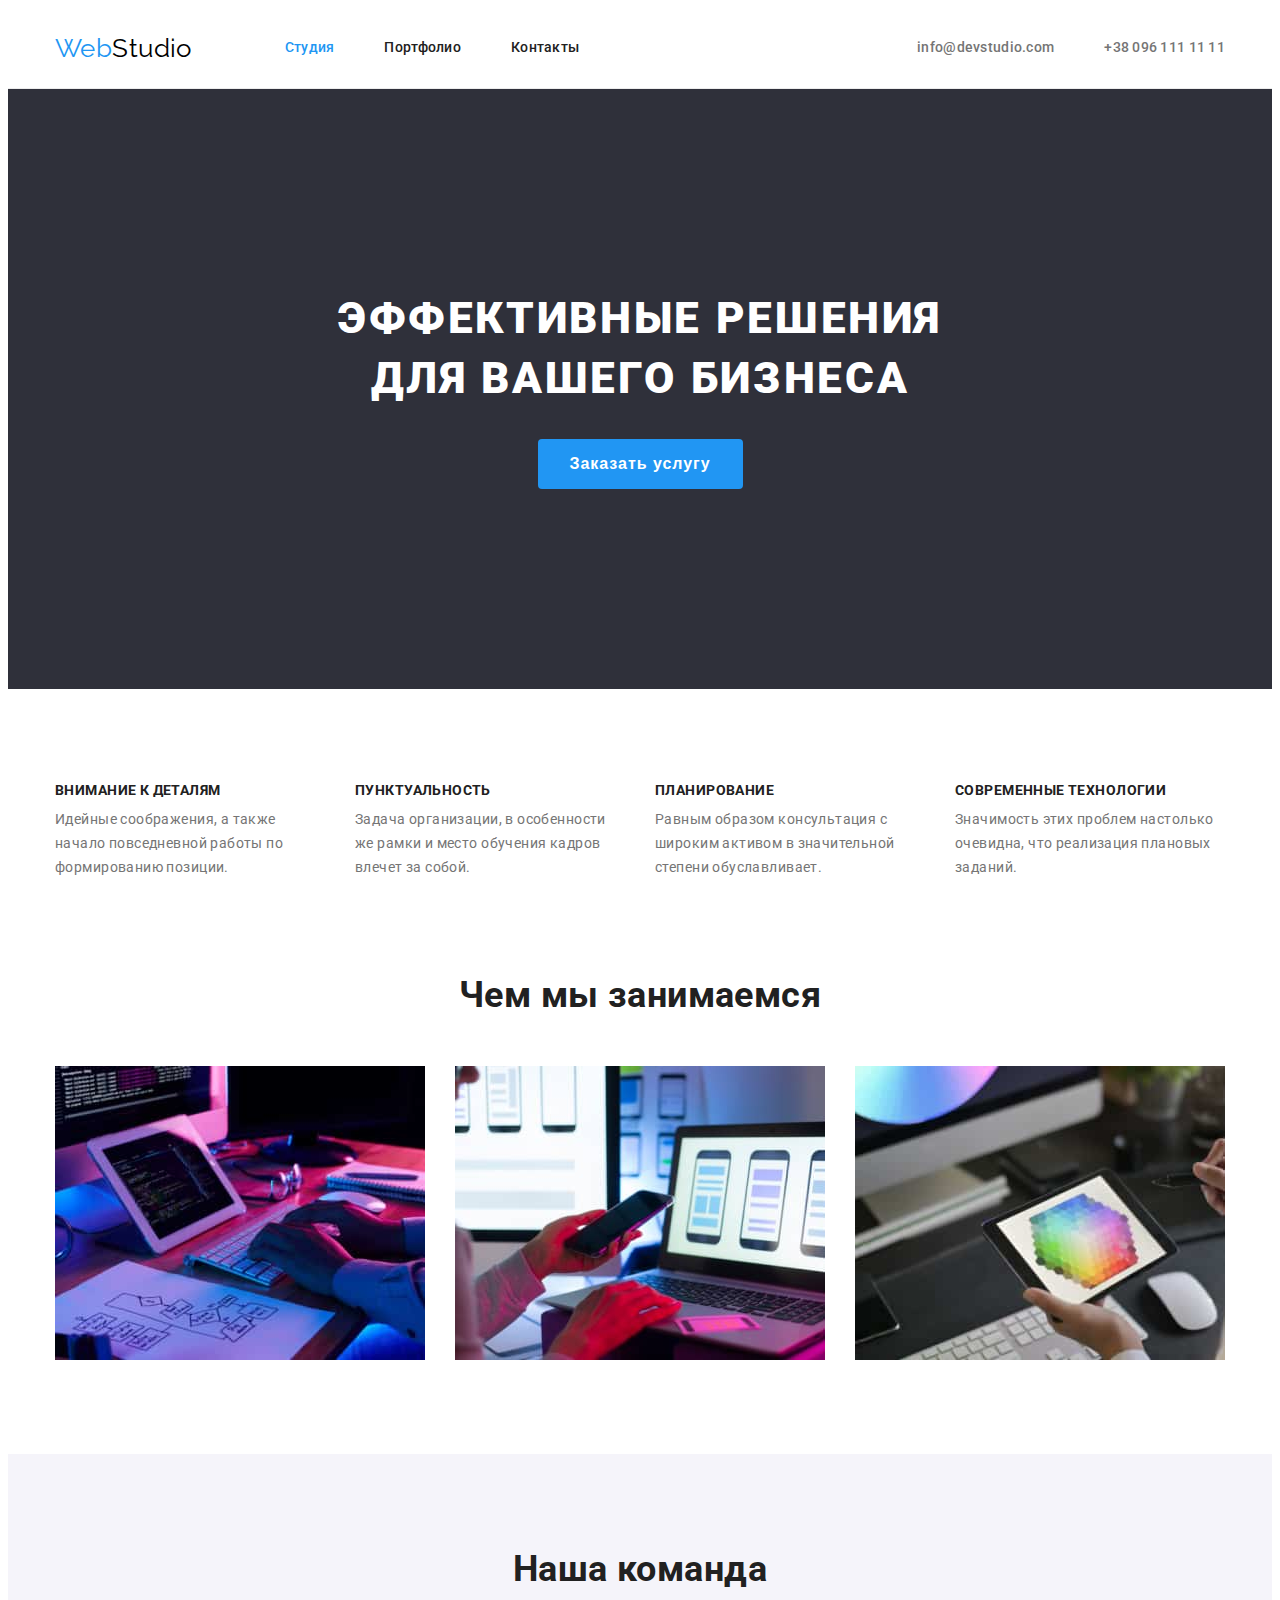
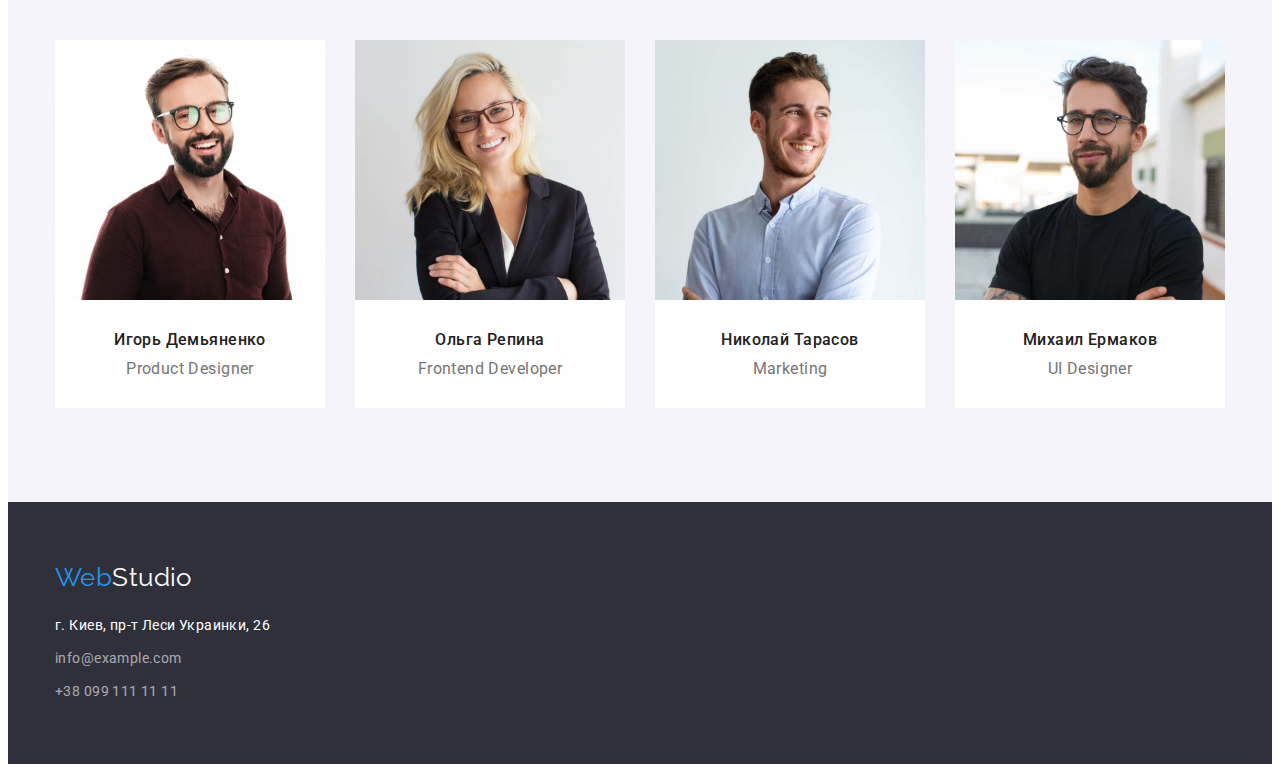
<file: index.html>
<!DOCTYPE html>
<html lang="ru">
  <head>
    <meta charset="UTF-8" />
    <meta http-equiv="X-UA-Compatible" content="IE=edge" />
    <meta name="viewport" content="width=device-width, initial-scale=1.0" />
    <title>Web Studio</title>
    <link rel="preconnect" href="https://fonts.googleapis.com" />
    <link rel="preconnect" href="https://fonts.gstatic.com" crossorigin />
    <link
      href="https://fonts.googleapis.com/css2?family=Raleway:wght@700&family=Roboto:wght@400;500;700;900&display=swap"
      rel="stylesheet"
    />
    <link
      rel="stylesheet"
      href="https://github.com/sindresorhus/modern-normalize/blob/main/modern-normalize.css"
    />
    <link rel="stylesheet" href="./css/stiles.css" />
  </head>
  <body>
    <header class="main-header">
      <div class="conteiner cont-header">
        <a href="./index.html" class="logo-header">Web<span>Studio</span></a>
        <nav class="nav">
          <ul class="nav-list">
            <li class="nav-list-item">
              <a class="link active-page" href="">Студия</a>
            </li>
            <li class="nav-list-item">
              <a class="link" href="./portfolio.html">Портфолио</a>
            </li>
            <li class="nav-list-item"><a class="link" href="">Контакты</a></li>
          </ul>
        </nav>
        <ul class="contact">
          <li>
            <a class="link" href="mailto:info@devstudio.com"
              >info@devstudio.com</a
            >
          </li>
          <li>
            <a class="link" href="tel:+380961111111">+38 096 111 11 11</a>
          </li>
        </ul>
      </div>
    </header>
    <main>
      <section class="main-section section">
        <div class="conteiner">
          <h1 class="main-section-title">
            Эффективные решения для вашего бизнеса
          </h1>
          <button type="button" class="main-button">Заказать услугу</button>
        </div>
      </section>
      <section class="advantages section">
        <div class="conteiner">
          <h2 class="advantages-title visually-hidden">Преимущества</h2>
          <ul class="advantages-list">
            <li class="advantages-list-item">
              <h3 class="advantages-list-title">Внимание к деталям</h3>
              <p class="advantages-list-text">
                Идейные соображения, а также начало повседневной работы по
                формированию позиции.
              </p>
            </li>
            <li class="advantages-list-item">
              <h3 class="advantages-list-title">Пунктуальность</h3>
              <p class="advantages-list-text">
                Задача организации, в особенности же рамки и место обучения
                кадров влечет за собой.
              </p>
            </li>

            <li class="advantages-list-item">
              <h3 class="advantages-list-title">Планирование</h3>
              <p class="advantages-list-text">
                Равным образом консультация с широким активом в значительной
                степени обуславливает.
              </p>
            </li>
            <li class="advantages-list-item">
              <h3 class="advantages-list-title">Современные технологии</h3>
              <p class="advantages-list-text">
                Значимость этих проблем настолько очевидна, что реализация
                плановых заданий.
              </p>
            </li>
          </ul>
        </div>
      </section>
      <section class="services section">
        <div class="conteiner">
          <h2 class="services-title">Чем мы занимаемся</h2>
          <ul class="services-list">
            <li class="services-list-item">
              <img
                src="./img/programming.jpg"
                width="370"
                alt="Програмирование"
              />
            </li>
            <li class="services-list-item">
              <img
                src="./img/development-mobile-version.jpg"
                width="370"
                alt="Выбор макета"
              />
            </li>
            <li class="services-list-item">
              <img src="./img/design.jpg" width="370" alt="Подбор цвета" />
            </li>
          </ul>
        </div>
      </section>
      <section class="team-section section">
        <div class="conteiner">
          <h2 class="services-title team">Наша команда</h2>
          <ul class="team-list">
            <li class="team-item">
              <img
                src="./img/demiynenko.jpg"
                width="270"
                alt="Игорь Демьяненко"
              />
              <div class="team-card">
                <h3 class="team-name">Игорь Демьяненко</h3>
                <p class="team-post">Product Designer</p>
              </div>
            </li>
            <li class="team-item">
              <img src="./img/repina.jpg" width="270" alt="Ольга Репина" />
              <div class="team-card">
                <h3 class="team-name">Ольга Репина</h3>
                <p class="team-post">Frontend Developer</p>
              </div>
            </li>
            <li class="team-item">
              <img src="./img/tarasov.jpg" width="270" alt="Николай Тарасов" />
              <div class="team-card">
                <h3 class="team-name">Николай Тарасов</h3>
                <p class="team-post">Marketing</p>
              </div>
            </li>
            <li class="team-item">
              <img src="./img/ermakov.jpg" width="270" alt="Михаил Ермаков" />
              <div class="team-card">
                <h3 class="team-name">Михаил Ермаков</h3>
                <p class="team-post">UI Designer</p>
              </div>
            </li>
          </ul>
        </div>
      </section>
    </main>
    <footer class="footer">
      <div class="conteiner">
        <a class="logo-footer" href="./index.html">Web<span>Studio</span></a>
        <address>
          <p class="footer-address">г. Киев, пр-т Леси Украинки, 26</p>

          <a class="footer-contact" href="mailto:info@example.com"
            >info@example.com</a
          >
          <!-- <br /> -->
          <a class="footer-contact" href="tel:+380961111111"
            >+38 099 111 11 11</a
          >
        </address>
      </div>
    </footer>
  </body>
</html>
</file>
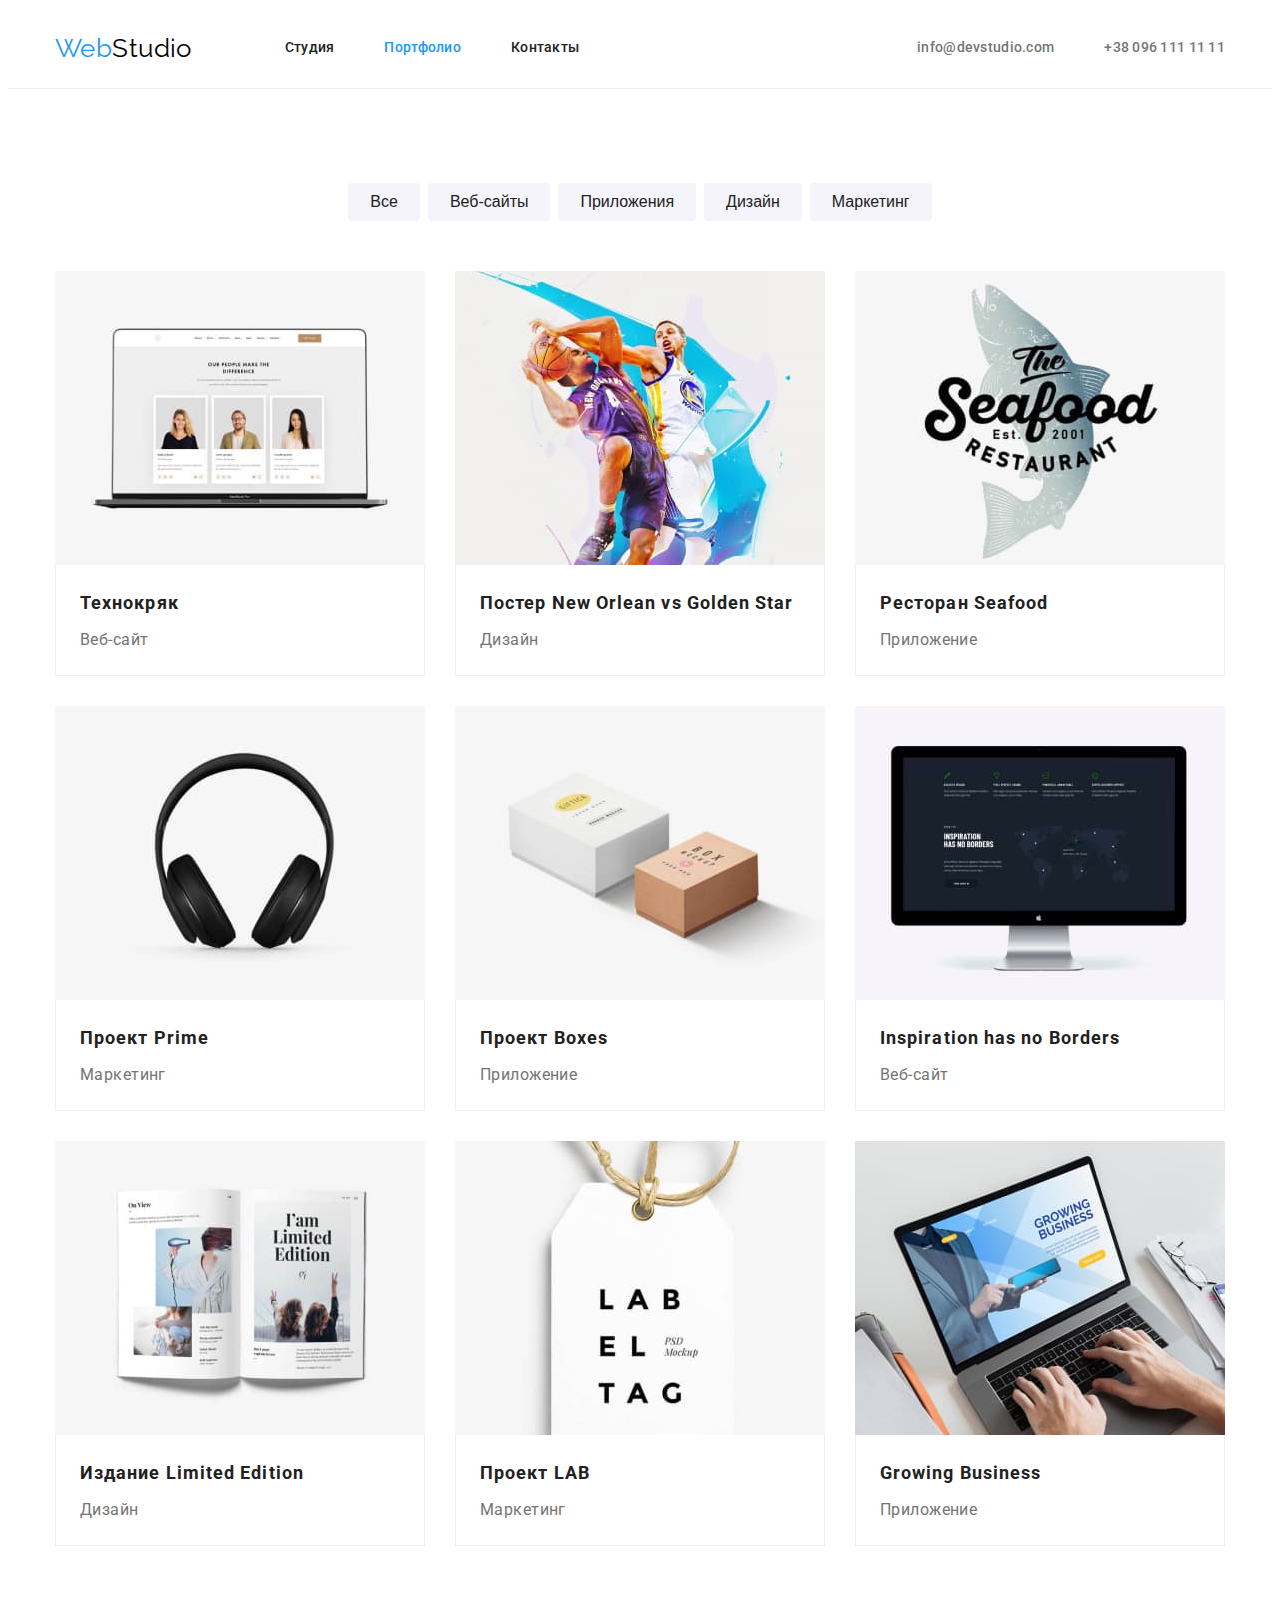
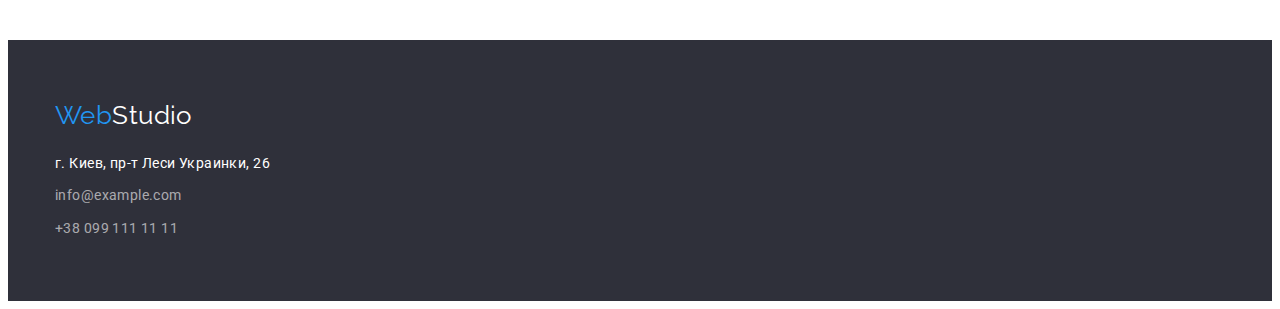
<file: portfolio.html>
<!DOCTYPE html>
<html lang="ru">
  <head>
    <meta charset="UTF-8" />
    <meta http-equiv="X-UA-Compatible" content="IE=edge" />
    <meta name="viewport" content="width=device-width, initial-scale=1.0" />
    <title>Портфолио</title>
    <link rel="preconnect" href="https://fonts.googleapis.com" />
    <link rel="preconnect" href="https://fonts.gstatic.com" crossorigin />
    <link
      href="https://fonts.googleapis.com/css2?family=Raleway:wght@700&family=Roboto:wght@400;500;700;900&display=swap"
      rel="stylesheet"
    />
    <link
      rel="stylesheet"
      href="https://github.com/sindresorhus/modern-normalize/blob/main/modern-normalize.css"
    />
    <link rel="stylesheet" href="./css/stiles.css" />
  </head>
  <body>
    <header class="main-header">
      <div class="conteiner cont-header">
        <a href="./index.html" class="logo-header">Web<span>Studio</span></a>
        <nav class="nav">
          <ul class="nav-list">
            <li class="nav-list-item">
              <a class="link" href="./index.html">Студия</a>
            </li>
            <li class="nav-list-item">
              <a class="link active-page" href="">Портфолио</a>
            </li>
            <li class="nav-list-item"><a class="link" href="">Контакты</a></li>
          </ul>
        </nav>
        <ul class="contact">
          <li>
            <a class="link" href="mailto:info@devstudio.com"
              >info@devstudio.com</a
            >
          </li>
          <li>
            <a class="link" href="tel:+380961111111">+38 096 111 11 11</a>
          </li>
        </ul>
      </div>
    </header>
    <main>
      <section class="section section-examples">
        <div class="conteiner">
          <h1 class="visually-hidden">Портфолио проектов</h1>
          <ul class="filters">
            <li class="filters-list">
              <button type="button" class="filter-button">Все</button>
            </li>
            <li class="filters-list">
              <button type="button" class="filter-button">Веб-сайты</button>
            </li>
            <li class="filters-list">
              <button type="button" class="filter-button">Приложения</button>
            </li>
            <li class="filters-list">
              <button type="button" class="filter-button">Дизайн</button>
            </li>
            <li class="filters-list">
              <button type="button" class="filter-button">Маркетинг</button>
            </li>
          </ul>
          <h2 class="project visually-hidden">Проекты</h2>
          <ul class="project-list">
            <li class="project-list-item">
              <a href="">
                <img
                  src="./img/portpholio/tehnokryak.jpg"
                  alt="Технокряк веб-сайт"
                  width="370"
                />
                <div class="project-item-text">
                  <h3 class="project-name">Технокряк</h3>
                  <p class="project-text">Веб-сайт</p>
                </div>
              </a>
            </li>
            <li class="project-list-item">
              <a href="">
                <img
                  src="./img/portpholio/poster.jpg"
                  alt="Постер New Orlean vs Golden Star"
                  width="370"
                />
                <div class="project-item-text">
                  <h3 class="project-name">Постер New Orlean vs Golden Star</h3>
                  <p class="project-text">Дизайн</p>
                </div>
              </a>
            </li>
            <li class="project-list-item">
              <a href="">
                <img
                  src="./img/portpholio/rest-seafood.jpg"
                  alt="приложение Ресторан Seafood"
                  width="370"
                />
                <div class="project-item-text">
                  <h3 class="project-name">Ресторан Seafood</h3>
                  <p class="project-text">Приложение</p>
                </div>
              </a>
            </li>
            <li class="project-list-item">
              <a href="">
                <img
                  src="./img/portpholio/project-prime.jpg"
                  alt="Проект Prime"
                  width="370"
                />
                <div class="project-item-text">
                  <h3 class="project-name">Проект Prime</h3>
                  <p class="project-text">Маркетинг</p>
                </div>
              </a>
            </li>
            <li class="project-list-item">
              <a href="">
                <img
                  src="./img/portpholio/project-boxes.jpg"
                  alt="приложение Проект Boxes"
                  width="370"
                />
                <div class="project-item-text">
                  <h3 class="project-name">Проект Boxes</h3>
                  <p class="project-text">Приложение</p>
                </div>
              </a>
            </li>
            <li class="project-list-item">
              <a href="">
                <img
                  src="./img/portpholio/inspiration-no-borders.jpg"
                  alt="сайт Inspiration has no Borders"
                  width="370"
                />
                <div class="project-item-text">
                  <h3 class="project-name">Inspiration has no Borders</h3>
                  <p class="project-text">Веб-сайт</p>
                </div>
              </a>
            </li>
            <li class="project-list-item">
              <a href="">
                <img
                  src="./img/portpholio/lim-edith.jpg"
                  alt="Издание Limited Edition"
                  width="370"
                />
                <div class="project-item-text">
                  <h3 class="project-name">Издание Limited Edition</h3>
                  <p class="project-text">Дизайн</p>
                </div>
              </a>
            </li>
            <li class="project-list-item">
              <a href="">
                <img
                  src="./img/portpholio/project-lab.jpg"
                  alt="Проект LAB"
                  width="370"
                />
                <div class="project-item-text">
                  <h3 class="project-name">Проект LAB</h3>
                  <p class="project-text">Маркетинг</p>
                </div>
              </a>
            </li>
            <li class="project-list-item">
              <a href="">
                <img
                  src="./img/portpholio/grow-bis.jpg"
                  alt="Приложение Growing Business"
                  width="370"
                />
                <div class="project-item-text">
                  <h3 class="project-name">Growing Business</h3>
                  <p class="project-text">Приложение</p>
                </div>
              </a>
            </li>
          </ul>
        </div>
      </section>
    </main>
    <footer class="footer">
      <div class="conteiner">
        <a class="logo-footer" href="./index.html">Web<span>Studio</span></a>
        <address>
          <p class="footer-address">г. Киев, пр-т Леси Украинки, 26</p>

          <a class="footer-contact" href="mailto:info@example.com"
            >info@example.com</a
          >
          <!-- <br /> -->
          <a class="footer-contact" href="tel:+380961111111"
            >+38 099 111 11 11</a
          >
        </address>
      </div>
    </footer>
  </body>
</html>
</file>
<file: css/stiles.css>
:root {
  --White-color: #ffffff;
  --blue-color: #2196f3;
  --black-color: #000000;
  --link-color: #212121;
  --contact-color: #757575;
  --background-button-color: #f5f4fa;
  --background-color-footer: #2f303a;
  --selection-main-buton: #188ce8;
}

body {
  font-family: "Roboto", "arial", sans-serif;
  font-weight: 400;
  font-size: 14px;
  line-height: 1.71;
  font-style: normal;
  letter-spacing: 0.03em;
  background: var(--White-color);
  color: var(--contact-color);
}
h1,
h2,
h3,
h4,
h5,
h6,
p {
  margin: 0;
}
a {
  text-decoration: none;
}

ul {
  list-style: none;
  margin: 0;
  padding-left: 0;
}

*,
*::before,
*::after {
  box-sizing: border-box;
}
img {
  display: block;
}

.conteiner {
  width: 1200px;
  margin-left: auto;
  margin-right: auto;
  padding-left: 15px;
  padding-right: 15px;
}

.cont-header {
  display: flex;
  align-items: center;
}

.main-header {
  border-bottom: 1px solid #ececec;
}

.nav {
  margin-left: 93px;
}

.nav-list {
  display: flex;
  padding-left: 0%;
}

.nav-list-item a {
  padding-top: 32px;
  padding-bottom: 32px;
  display: block;
}

.contact {
  display: flex;
  margin-left: auto;
  padding-left: 0px;
}
.contact li {
  margin-right: 50px;
}
.contact li:last-child {
  margin-right: 0;
}
.contact .link {
  padding-top: 32px;
  padding-bottom: 32px;
  display: block;
}

.nav-list-item {
  margin-right: 50px;
}

.nav-list-item:last-child {
  margin-right: 0;
}
.logo-header {
  color: var(--blue-color);
  font-family: "Raleway", "arial", sans-serif;
  font-size: 26px;
  line-height: 1.19;
}
.logo-header span {
  color: var(--black-color);
}
.link {
  color: var(--link-color);
  font-weight: 500;
  /* font-size: 14px; */
  line-height: 1.14;
  letter-spacing: 0.02em;
}
.link:hover,
.link:focus {
  color: var(--blue-color);
}
.contact a {
  color: var(--contact-color);
}

.section {
  padding-bottom: 94px;
  padding-top: 94px;
}

.section-examples {
  padding-top: 94px;
}

.main-section {
  background-color: var(--background-color-footer);

  box-sizing: border-box;
  padding-top: 200px;
  padding-bottom: 200px;
}
.main-section-title {
  color: var(--White-color);
  font-weight: 900;
  font-size: 44px;
  line-height: 1.36;
  text-align: center;
  letter-spacing: 0.06em;
  text-transform: uppercase;

  margin-top: 0;
  margin-bottom: 30px;
  margin-left: auto;
  margin-right: auto;
  width: 696px;
  display: block;
}
.main-button {
  background-color: var(--blue-color);
  color: var(--White-color);
  font-weight: 700;
  font-size: 16px;
  line-height: 1.87;
  display: flex;
  align-items: center;
  text-align: center;
  letter-spacing: 0.06em;
  cursor: pointer;

  margin-top: 0;
  margin-bottom: 0;
  margin-right: auto;
  margin-left: auto;
  padding: 10px 32px;
  border: 0px;
  border-radius: 4px;
}
.main-button:hover,
.main-button:focus {
  background-color: var(--selection-main-buton);
}
.visually-hidden {
  position: absolute;
  width: 1px;
  height: 1px;
  margin: -1px;
  border: 0;
  padding: 0;

  white-space: nowrap;
  clip-path: inset(100%);
  clip: rect(0 0 0 0);
  overflow: hidden;
}

.advantages {
  padding-bottom: 0px;
  display: block;
}

.advantages-list {
  display: flex;
  margin-top: 0;
  margin-bottom: 0;
}
.advantages-list > li {
  margin-right: 30px;
  width: 270px;
}

.advantages-list > li:last-child {
  margin-right: 0;
}

.advantages-list h3 {
  margin-top: 0px;
  margin-bottom: 10px;
}
.advantages-list p {
  margin: 0px;
}

.advantages-list-title {
  color: var(--link-color);

  font-weight: 700;
  font-size: 14px;
  line-height: 1.14;
  text-transform: uppercase;
}

.services-title {
  font-weight: bold;
  font-size: 36px;
  line-height: 42px;
  text-align: center;
  color: var(--link-color);
  margin-bottom: 50px;
}

.services-list {
  display: flex;
}

.services-list-item:not(:last-child) {
  margin-right: 30px;
}

.team-name {
  font-weight: 500;
  font-size: 16px;
  line-height: 1.19;
  color: var(--link-color);
}
.team-post {
  font-weight: normal;
  font-size: 16px;
  line-height: 1.19;
}
.team-list {
  display: flex;
}

.team-section {
  padding-top: 94px;
}

.team-post {
  margin-top: 10px;
}

.team-item {
  width: 270px;
  background-color: #ffffff;
}

.team-item:not(:last-child) {
  margin-right: 30px;
}

.team-card {
  padding-top: 30px;
  padding-bottom: 30px;
  padding-left: 10px;
  padding-right: 10px;

  background: #ffffff;

  text-align: center;
}

.footer .conteiner {
  padding: 60px 0px;
}
.footer {
  font-weight: normal;
  line-height: 1.71;
  font-style: normal;
  background-color: var(--background-color-footer);
}
.logo-footer {
  color: var(--blue-color);
  font-family: "Raleway", "arial", sans-serif;
  font-size: 26px;
  line-height: 1.19;
}
.logo-footer span {
  color: var(--White-color);
}

.footer-address {
  color: var(--White-color);
  font-style: normal;
}

.footer address {
  margin-top: 20px;
}
.footer .conteiner {
  padding-left: 15px;
  padding-right: 15px;
}
.footer-contact {
  color: rgba(255, 255, 255, 0.6);
  font-style: normal;
}
.footer-contact:hover,
.footer-contact:focus {
  color: var(--blue-color);
}
.footer-contact {
  display: block;
  margin-top: 9px;
}

.filters {
  display: flex;
  margin-bottom: 50px;
  justify-content: center;
}

.filter-button {
  font-weight: 500;
  font-size: 16px;
  line-height: 1.62;
  text-align: center;
  color: var(--link-color);
  background-color: var(--background-button-color);
  cursor: pointer;

  padding: 6px 22px;
  border: 0px;
  border-radius: 4px;
}
.filter-button:hover,
.filter-button:focus {
  color: var(--White-color);
  background-color: var(--blue-color);
}

.project-name {
  font-weight: 700;
  font-size: 18px;
  line-height: 2;
  letter-spacing: 0.06em;
  color: var(--link-color);
}

.filters-list:not(:last-child) {
  margin-right: 8px;
}

/* .filters-list:first-child {
  margin-left: auto;
}
} */

.project-text {
  font-size: 16px;
  line-height: 1.87;
  color: var(--contact-color);
}
.team-section {
  background: var(--background-button-color);
}
.active-page {
  color: var(--blue-color);
}
.project-list {
  display: flex;
  flex-wrap: wrap;
}
.project-list-item {
  box-sizing: border-box;
  width: 370px;
  margin-right: 30px;
  margin-bottom: 30px;
}

.project-list-item:nth-child(3n) {
  margin-right: 0;
}

.project-list-item:nth-last-child(-n + 3) {
  margin-bottom: 0;
}
.project-list-item img {
  width: 100%;
  display: block;
}
.project-item-text {
  display: block;
  padding-left: 24px;
  padding-right: 24px;
  padding-top: 20px;
  padding-bottom: 20px;
  border: 1px solid #eeeeee;
  border-top: 0px;
}

.project-item-text h3 {
  margin-bottom: 4px;
}
</file>
